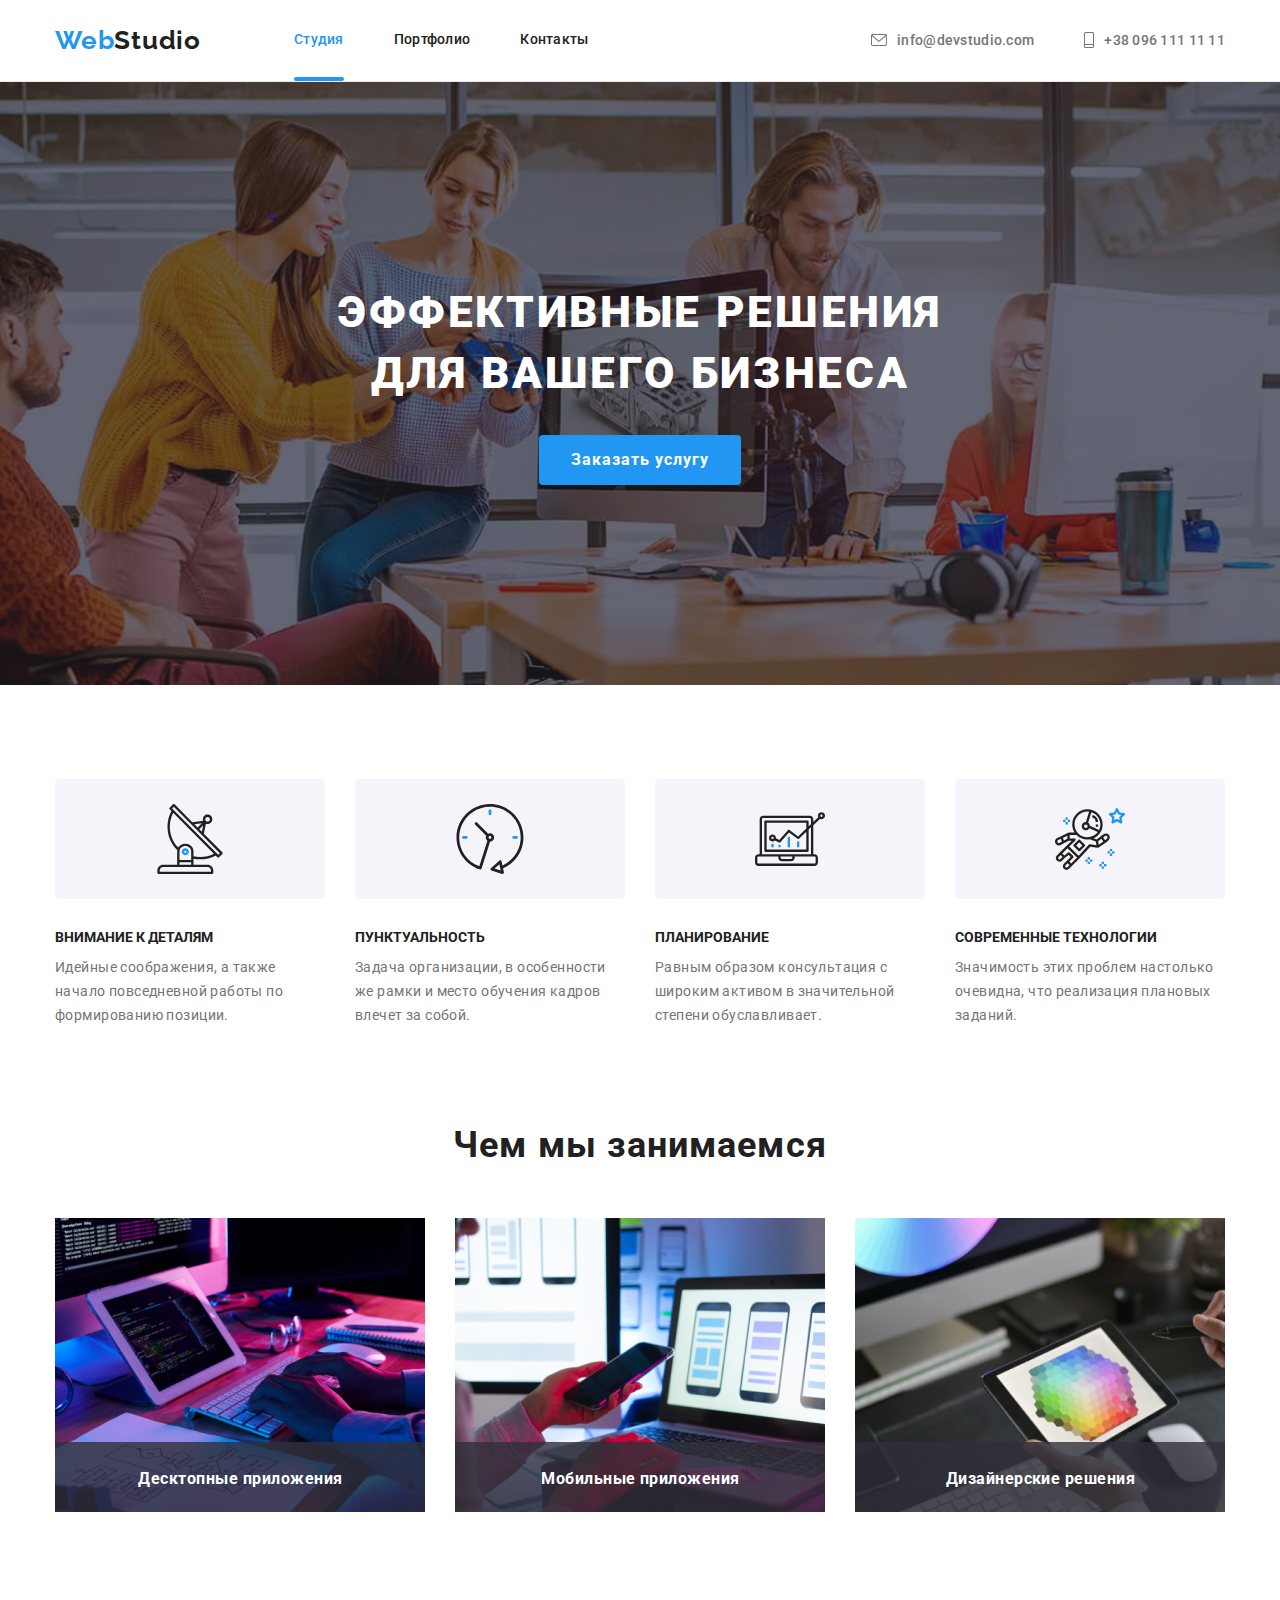
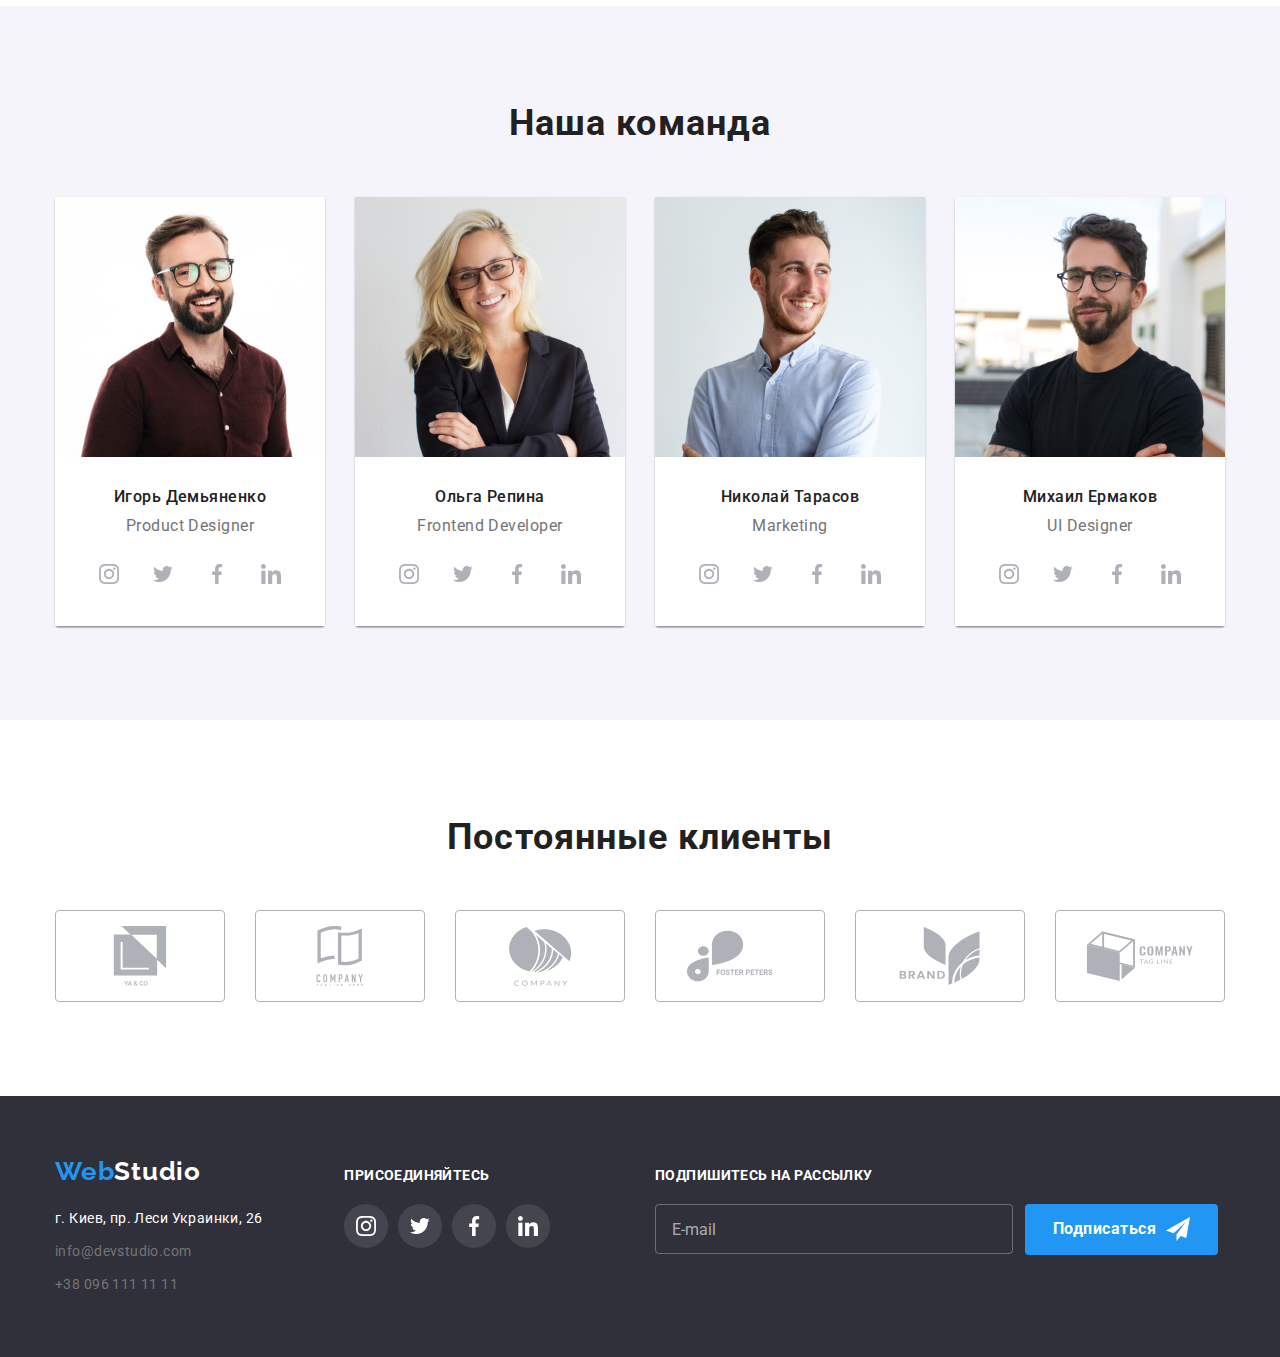
<file: index.html>
<!DOCTYPE html>
<html lang="ru">
<head>
    <meta charset="UTF-8">
    <meta name="viewport" content="width=device-width, initial-scale=1.0">
    <title>Главная страница сайта</title>
    <link rel="preconnect" href="https://fonts.googleapis.com">
    <link rel="preconnect" href="https://fonts.gstatic.com" crossorigin>
    <link href="https://fonts.googleapis.com/css2?family=Raleway:wght@700&family=Roboto:wght@400;500;700;900&display=swap"
        rel="stylesheet">
    <link rel="stylesheet" href="https://cdnjs.cloudflare.com/ajax/libs/modern-normalize/1.1.0/modern-normalize.min.css">
    <link rel="stylesheet" href="./css/main.min.css">
    
</head>
<body class="body">
    <!--Шапка сайта-->
    <header class="page-header">
        <div class="container header-container">
            <nav class="nav">
               <a href="index.html" class="logo textdecor" lang="en"><span class="web">Web</span>Studio</a>
               <ul class="header-list list">
                <li class="header-nav-link"><a href="index.html" class="sitenav-link textdecor current">Студия</a></li>
                <li class="header-nav-link"><a href="portfolio.html" class="sitenav-link textdecor">Портфолио</a></li>
                <li class="header-nav-link"><a href=" " class="sitenav-link textdecor">Контакты</a></li>
               </ul>
            </nav>
            <ul class="header-contacts list">
                <li class="header-contact-link">
                    <a href="mailto:info@devstudio.com" class="header-link textdecor"><svg class="header-link-icon" width="16" height="12"><use href="./images/icons.svg#icon-envelope"></use></svg>info@devstudio.com</a>
                </li>
                <li class="header-contact-link">
                    <a href="tel:+380961111111" class="header-link textdecor"><svg class="header-link-icon" width="10" height="16"><use href="./images/icons.svg#icon-tel"></use></svg>+38 096 111 11 11</a>
                </li>
            </ul>
        </div>     
    </header>
    <main>
        <!--Герой-->
        <section class="hero">
            <div class="container">
                <h1 class="hero-title">
                    Эффективные решения <br> для вашего бизнеса
                </h1>
                <button class="button-title" data-modal-open>Заказать услугу</button>
            </div>
        </section>
    <!--Преимущества-->
        <section class="benefits section">
            <div class="container benefits-container">
                <h2 hidden>Наши преимущества</h2>
                <ul class="list benefits-list">
                    <li class="item">
                        <div class="benefits-item">
                            <svg class="benefits-icon" width="70" height="70">
                                <use href="./images/icons.svg#icon-antenna"></use>
                            </svg>
                        </div>
                        <h3 class="text-title">Внимание к деталям</h3>
                        <p class="text">
                            Идейные соображения, а также начало повседневной работы по формированию позиции.
                        </p>
                    </li>
                    <li class="item">
                        <div class="benefits-item">
                            <svg class="benefits-icon" width="70" height="70">
                                <use href="./images/icons.svg#icon-clock"></use>
                            </svg>
                        </div>
                        <h3 class="text-title">Пунктуальность</h3>
                        <p class="text">
                            Задача организации, в особенности же рамки и место обучения кадров влечет за собой.
                        </p>
                    </li>
                    <li class="item">
                        <div class="benefits-item">
                            <svg class="benefits-icon" width="70" height="70">
                                <use href="./images/icons.svg#icon-diagram-1"></use>
                            </svg>
                        </div>
                        <h3 class="text-title">Планирование</h3>
                        <p class="text">
                            Равным образом консультация с широким активом в значительной степени обуславливает.
                        </p>
                    </li>
                    <li class="item">
                        <div class="benefits-item">
                            <svg class="benefits-icon" width="70" height="70">
                                <use href="./images/icons.svg#icon-astronaut"></use>
                            </svg>
                        </div>
                        <h3 class="text-title">Современные технологии</h3>
                        <p class="text">
                            Значимость этих проблем настолько очевидна, что реализация плановых заданий.
                        </p>
                    </li>
                </ul>
            </div>
        </section>
        <!--Чем мы занимаемся-->
        <section class="work work-container section">
            <div class="container">
                <h2 class="work__title">
                    Чем мы занимаемся
                </h2>
                <ul class="work__list list">
                    <li class="work__item">
                        <div class="work__box">
                            <img src="./images/img.jpg" alt="план перенеса данных на компьютер" width="370" class="img">
                            <p class="work__text">Десктопные приложения</p>
                        </div>
                    </li>
                    <li class="work__item">
                        <div class="work__box">
                            <img src="./images/img-2.jpg" alt="смартфон и ноутбук" width="370" class="img">
                            <p class="work__text">Мобильные приложения</p>
                        </div>
                    </li>
                    <li class="work__item">
                        <div class="work__box">
                            <img src="./images/img-3.jpg" alt="планшет" width="370" class="img">
                            <p class="work__text">Дизайнерские решения</p>
                        </div>
                    </li>
                </ul>
            </div>
        </section>
        <!--Команда-->
        <section class="work-comand section">
            <div class="container comand-container">
                <h2 class="work-title">
                    Наша команда
                </h2>
                    <ul class="list team">
                        <li class="team-card">
                            <img src="./images/img-4.jpg" alt="член команды 3" width="270" class="img">
                            <div class="card-text">
                                <h3 class="comand">Игорь Демьяненко</h3>
                                <p class="comand-list" lang="en">Product Designer</p>
                                <ul class="team-soc-list list">
                                    <li class="team-soc-item">
                                        <a href=" " class="team-soc-link link">
                                            <svg class="team-soc-icon" width="20" height="20">
                                                <use href="./images/icons.svg#icon-instagram"></use>
                                            </svg>
                                        </a>
                                    </li>
                                    <li class="team-soc-item">
                                        <a href=" " class="team-soc-link link">
                                            <svg class="team-soc-icon" width="20" height="20">
                                                <use href="./images/icons.svg#icon-twitter"></use>
                                            </svg>
                                        </a>
                                    </li>
                                    <li class="team-soc-item"><a href=" " class="team-soc-link link">
                                            <svg class="team-soc-icon" width="20" height="20">
                                                <use href="./images/icons.svg#icon-facebook"></use>
                                            </svg>
                                        </a>
                                    </li>
                                    <li class="team-soc-item"><a href=" " class="team-soc-link link">
                                            <svg class="team-soc-icon" width="20" height="20">
                                                <use href="./images/icons.svg#icon-linkedin"></use>
                                            </svg>
                                        </a>
                                    </li>
                                </ul>
                            </div>
                        </li>
                        <li class="team-card">
                            <img src="./images/img-5.jpg" alt="член команды 2" width="270" class="img">
                            <div class="card-text">
                                <h3 class="comand">Ольга Репина</h3>
                                <p class="comand-list" lang="en">Frontend Developer</p>
                                <ul class="team-soc-list list">
                                    <li class="team-soc-item">
                                        <a href=" " class="team-soc-link link">
                                            <svg class="team-soc-icon" width="20" height="20">
                                                <use href="./images/icons.svg#icon-instagram"></use>
                                            </svg>
                                        </a>
                                    </li>
                                    <li class="team-soc-item">
                                        <a href=" " class="team-soc-link link">
                                            <svg class="team-soc-icon" width="20" height="20">
                                                <use href="./images/icons.svg#icon-twitter"></use>
                                            </svg>
                                        </a>
                                    </li>
                                    <li class="team-soc-item"><a href=" " class="team-soc-link link">
                                            <svg class="team-soc-icon" width="20" height="20">
                                                <use href="./images/icons.svg#icon-facebook"></use>
                                            </svg>
                                        </a>
                                    </li>
                                    <li class="team-soc-item"><a href=" " class="team-soc-link link">
                                            <svg class="team-soc-icon" width="20" height="20">
                                                <use href="./images/icons.svg#icon-linkedin"></use>
                                            </svg>
                                        </a>
                                    </li>
                                </ul>
                            </div>
                        </li>
                        <li class="team-card">
                            <img src="./images/img-6.jpg" alt="член команды 3" width="270" class="img">
                            <div class="card-text">
                                <h3 class="comand">Николай Тарасов</h3>
                                <p class="comand-list" lang="en">Marketing</p>
                                <ul class="team-soc-list list">
                                    <li class="team-soc-item">
                                        <a href=" " class="team-soc-link link">
                                            <svg class="team-soc-icon" width="20" height="20">
                                                <use href="./images/icons.svg#icon-instagram"></use>
                                            </svg>
                                        </a>
                                    </li>
                                    <li class="team-soc-item">
                                        <a href=" " class="team-soc-link link">
                                            <svg class="team-soc-icon" width="20" height="20">
                                                <use href="./images/icons.svg#icon-twitter"></use>
                                            </svg>
                                        </a>
                                    </li>
                                    <li class="team-soc-item"><a href=" " class="team-soc-link link">
                                            <svg class="team-soc-icon" width="20" height="20">
                                                <use href="./images/icons.svg#icon-facebook"></use>
                                            </svg>
                                        </a>
                                    </li>
                                    <li class="team-soc-item"><a href=" " class="team-soc-link link">
                                            <svg class="team-soc-icon" width="20" height="20">
                                                <use href="./images/icons.svg#icon-linkedin"></use>
                                            </svg>
                                        </a>
                                    </li>
                                </ul>
                            </div>
                        </li>
                        <li class="team-card">
                            <img src="./images/img-7.jpg" alt="член команды 4" width="270" class="img">
                            <div class="card-text">
                                <h3 class="comand">Михаил Ермаков</h3>
                                <p class="comand-list" lang="en">UI Designer</p>
                                <ul class="team-soc-list list">
                                    <li class="team-soc-item">
                                        <a href=" " class="team-soc-link link">
                                            <svg class="team-soc-icon" width="20" height="20">
                                                <use href="./images/icons.svg#icon-instagram"></use>
                                            </svg>
                                        </a>
                                    </li>
                                    <li class="team-soc-item">
                                        <a href=" " class="team-soc-link link">
                                            <svg class="team-soc-icon" width="20" height="20">
                                                <use href="./images/icons.svg#icon-twitter"></use>
                                            </svg>
                                        </a>
                                    </li>
                                    <li class="team-soc-item"><a href=" " class="team-soc-link link">
                                            <svg class="team-soc-icon" width="20" height="20">
                                                <use href="./images/icons.svg#icon-facebook"></use>
                                            </svg>
                                        </a>
                                    </li>
                                    <li class="team-soc-item"><a href=" " class="team-soc-link link">
                                            <svg class="team-soc-icon" width="20" height="20">
                                                <use href="./images/icons.svg#icon-linkedin"></use>
                                            </svg>
                                        </a>
                                    </li>
                                </ul>
                            </div>
                        </li>
                    </ul>
            </div>
        </section>
        <!--Постоянные клиенты-->
        <section class="clients section">
            <div class="container">
                <h2 class="clients__title">
                    Постоянные клиенты
                </h2>
                <ul class="clients__list list">
                    <li class="clients__item">
                        <svg class="clients__icon" width="106" height="60">
                            <use href="./images/icons.svg#icon-client1"></use>
                        </svg>
                    </li>
                    <li class="clients__item">
                        <svg class="clients__icon" width="106" height="60">
                            <use href="./images/icons.svg#icon-client2"></use>
                        </svg>
                    </li>
                    <li class="clients__item">
                        <svg class="clients__icon" width="106" height="60">
                            <use href="./images/icons.svg#icon-client3"></use>
                        </svg>
                    </li>
                    <li class="clients__item">
                        <svg class="clients__icon" width="106" height="60">
                            <use href="./images/icons.svg#icon-client4"></use>
                        </svg>
                    </li>
                    <li class="clients__item">
                        <svg class="clients__icon" width="106" height="60">
                            <use href="./images/icons.svg#icon-client5"></use>
                        </svg>
                    </li>
                    <li class="clients__item">
                        <svg class="clients__icon" width="106" height="60">
                            <use href="./images/icons.svg#icon-client6"></use>
                        </svg>
                    </li>
                </ul>
            </div>
        </section>
    </main>
    <!--Подвал-->
    <footer class="footer">
        <div class="container footer-container">
            <div class="footer-box">
                <a href="index.html" class="logo-footer textdecor" lang="en"><span class="web">Web</span>Studio</a>
                <address class="footer-address">
                    <p class="address">г. Киев, пр. Леси Украинки, 26</p>
                    <ul class="list">
                        <li class="footer-link">
                            <a href="mailto:info@devstudio.com" class="contacts-footer textdecor">info@devstudio.com</a>
                        </li>
                        <li>
                            <a href="tel:+380961111111" class="contacts-footer textdecor">+38 096 111 11 11</a>
                        </li>
                    </ul>
                </address>
            </div>
                 <div class="footer-soc">
                    <h2 class="title-footer">
                        ПРИСОЕДИНЯЙТЕСЬ
                    </h2>
                    <ul class="footer-soc-list list">
                        <li class="footer-link-item">
                            <a href=" " class="footer-soc-link link">
                                <svg class="footer-link-icon" width="20" height="20">
                                    <use href="./images/icons.svg#icon-instagram"></use>
                                </svg>
                            </a>
                        </li>
                        <li class="footer-link-item">
                            <a href=" " class="footer-soc-link link">
                                <svg class="footer-link-icon" width="20" height="20">
                                    <use href="./images/icons.svg#icon-twitter"></use>
                                </svg>
                            </a>
                        </li>
                        <li class="footer-link-item">
                            <a href=" " class="footer-soc-link link">
                                <svg class="footer-link-icon" width="20" height="20">
                                    <use href="./images/icons.svg#icon-facebook"></use>
                                </svg>
                            </a>
                        </li>
                        <li class="footer-link-item">
                            <a href=" " class="footer-soc-link link">
                                <svg class="footer-link-icon" width="20" height="20">
                                    <use href="./images/icons.svg#icon-linkedin"></use>
                                </svg>
                            </a>
                        </li>
                    </ul>
                </div>
                <div class="footer-form">
                    <p class="footer-form-title">ПОДПИШИТЕСЬ НА РАССЫЛКУ</p>
                    <form class="footer-modal-form">
                        <input type="email" name="email" placeholder="E-mail" class="footer-modal-input" />
                            <button type="submit" class="submit-btn">
                                Подписаться
                                <svg class="modal-icon-btn" width="24" height="24">
                                    <use href="./images/icons.svg#icon-send"></use>
                                </svg>
                            </button>
                    </form>
                </div>
        </div>
    </footer>
    <div class="backdrop is-hidden" data-modal>
        <div class="modal">
            <button type="button" class="btn-close" data-modal-close>
                <svg class="close-modal" width="18" height="18">
                    <use href="./images/icons.svg#icon-close-modal"></use>
                </svg>
            </button>
            <p class="modal-title">Оставьте свои данные, мы вам перезвоним</p>
            <form class="modal-form">
                <label class="modal-label" for="name">Имя</label>
                   <div class="modal-item">
                            <input type="text" name="user-name" class="modal-input" id="name" placeholder=" " required autofocus />
                            <svg class="modal-icon" width="18" height="18">
                                <use href="./images/icons.svg#icon-person-modal"></use>
                            </svg>
                        </div>
                <label class="modal-label" for="tel">Телефон</label>
                    <div class="modal-item">
                        <input type="tel" name="user-tel" class="modal-input" id="tel" placeholder=" " minlength="10" required />
                        <svg class="modal-icon" width="18" height="18">
                            <use href="./images/icons.svg#icon-phone-modal"></use>
                        </svg>
                    </div>
                <label class="modal-label" for="mail">Почта</label>
                <div class="modal-item">
                    <input type="email" name="user-mail" class="modal-input" id="mail" placeholder=" " required />
                    <svg class="modal-icon" width="18" height="18">
                        <use href="./images/icons.svg#icon-email-modal"></use>
                    </svg>
                </div>
                <label class="modal-label" for="textarea">
                    Комментарий
                    <textarea name="textarea" id="textarea" class="textarea" placeholder="Введите текст"></textarea>
                </label>
                <div class="modal-check">
                    <input type="checkbox" name="privacy" id="privacy" class="input-check is-hidden" />
                    <label for="privacy" class="check-text">
                        <span>
                            <svg class="check-icon" width="11" height="8">
                                <use href="./images/icons.svg#icon-vector"></use>
                            </svg>
                        </span>
                        Соглашаюсь с рассылкой и принимаю <a href="#">Условия договора</a>
                   </label>
                </div>
                <button type="submit" class="btn">Отправить</button>
            </form>
        </div>
    </div>
    <script src="./js/modal.js"></script>
</body>
</html>
</file>
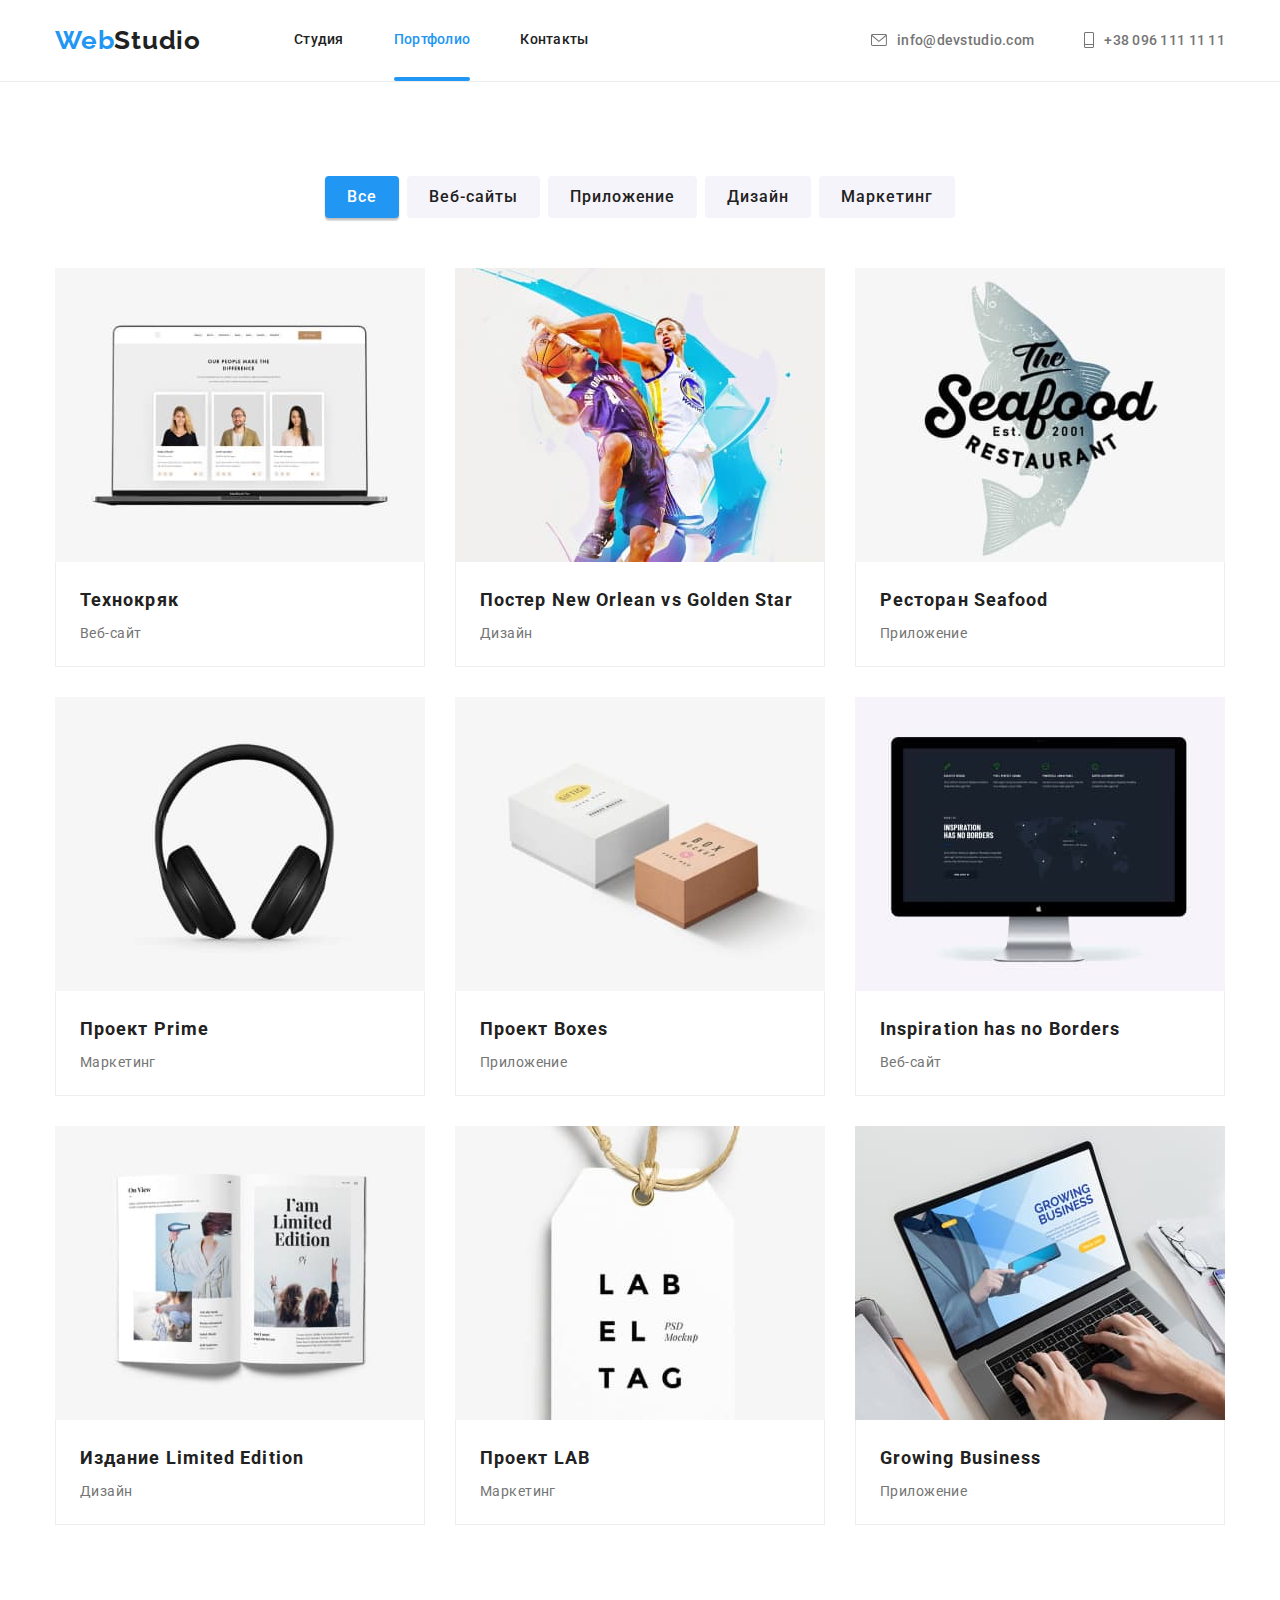
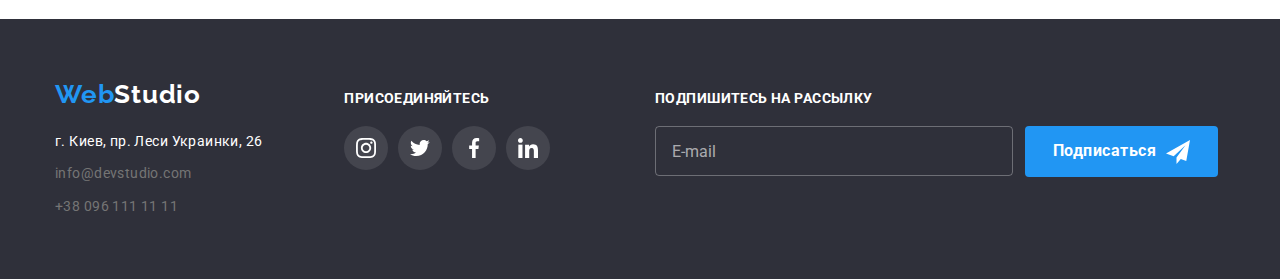
<file: portfolio.html>
<!DOCTYPE html>
<html lang="ru">
<head>
    <meta charset="UTF-8">
    <meta http-equiv="X-UA-Compatible" content="IE=edge">
    <meta name="viewport" content="width=device-width, initial-scale=1.0">
    <title>Портфолио</title>
    <link rel="preconnect" href="https://fonts.googleapis.com">
    <link rel="preconnect" href="https://fonts.gstatic.com" crossorigin>
    <link href="https://fonts.googleapis.com/css2?family=Raleway:wght@700&family=Roboto:wght@400;500;700;900&display=swap"
        rel="stylesheet">
    <link rel="stylesheet" href="https://cdnjs.cloudflare.com/ajax/libs/modern-normalize/1.1.0/modern-normalize.min.css">
    <link rel="stylesheet" href="./css/main.min.css">
    
</head>
<body class="body">
    <!--Шапка сайта-->
    <header class="page-header">
        <div class="container header-container">
            <nav class="nav">
                <a href="index.html" class="logo textdecor" lang="en"><span class="web">Web</span>Studio</a>
                <ul class="header-list list">
                    <li class="header-nav-link"><a href="index.html" class="sitenav-link textdecor">Студия</a></li>
                    <li class="header-nav-link"><a href="portfolio.html" class="sitenav-link textdecor current">Портфолио</a></li>
                    <li class="header-nav-link"><a href=" " class="sitenav-link textdecor">Контакты</a></li>
                </ul>
            </nav>
            <ul class="header-contacts list">
                <li class="header-contact-link">
                    <a href="mailto:info@devstudio.com" class="header-link textdecor"><svg class="header-link-icon"
                            width="16" height="12">
                            <use href="./images/icons.svg#icon-envelope"></use>
                        </svg>info@devstudio.com</a>
                </li>
                <li class="header-contact-link">
                    <a href="tel:+380961111111" class="header-link textdecor"><svg class="header-link-icon" width="10"
                            height="16">
                            <use href="./images/icons.svg#icon-tel"></use>
                        </svg>+38 096 111 11 11</a>
                </li>
            </ul>
        </div>
    </header>
    <main>
        <!--Портфолио-->
        <section class="section">
            <div class="container">
                <h1 hidden>Портфолио</h1>
                <ul class="list button-container">
                    <li class="filter"><button type="button" class="button-title2 active-btn">Все</button></li>
                    <li class="filter"><button type="button" class="button-title2">Веб-сайты</button></li>
                    <li class="filter"><button type="button" class="button-title2">Приложение</button></li>
                    <li class="filter"><button type="button" class="button-title2">Дизайн</button></li>
                    <li class="filter"><button type="button" class="button-title2">Маркетинг</button></li>
                </ul>
                <h2 hidden>Наши проекты</h2>
                <ul class="list portfolio-list">
                    <li class="portfolio-item">
                        <div class="blue-card">
                            <img src="./images/img1portfolio.jpg" alt="Ноутбук" width="370" class="img">
                            <p class="blue-card-text">Ресурс предлагает комплексные предложения с разным уровнем функционала и сервисов. Все это позволит посетителю получить
                            исчерпывающие сведения по компании или частном лице.</p>
                        </div>
                        <div class="filter-text">
                            <h3 class="projects-title">Технокряк</h3>
                            <p class="text">Веб-сайт</p>
                        </div>
                    </li>
                    <li class="portfolio-item">
                        <div class="blue-card">
                            <img src="./images/img2portfolio.jpg" alt="Баскетболисты" width="370" class="img">
                            <p class="blue-card-text">Ресурс предлагает комплексные предложения с разным уровнем функционала и сервисов. Все это
                                позволит посетителю получить
                                исчерпывающие сведения по компании или частном лице.</p>
                        </div>
                        <div class="filter-text">
                            <h3 class="projects-title">Постер New Orlean vs Golden Star</h3>
                            <p class="text">Дизайн</p>
                        </div>
                    </li>
                    <li class="portfolio-item">
                        <div class="blue-card">
                            <img src="./images/img3portfolio.jpg" alt="Лого ресторана" width="370" class="img">
                            <p class="blue-card-text">Ресурс предлагает комплексные предложения с разным уровнем функционала и сервисов. Все это
                                позволит посетителю получить
                                исчерпывающие сведения по компании или частном лице.</p>
                        </div>
                        <div class="filter-text">
                            <h3 class="projects-title">Ресторан Seafood</h3>
                            <p class="text">Приложение</p>
                        </div>
                    </li>
                    <li class="portfolio-item">
                        <div class="blue-card">
                            <img src="./images/img4portfolio.jpg" alt="Наушники" width="370" class="img">
                            <p class="blue-card-text">Ресурс предлагает комплексные предложения с разным уровнем функционала и сервисов. Все это
                                позволит посетителю получить
                                исчерпывающие сведения по компании или частном лице.</p>
                        </div>
                        <div class="filter-text">
                            <h3 class="projects-title">Проект Prime</h3>
                            <p class="text">Маркетинг</p>
                        </div>
                    </li>
                    <li class="portfolio-item">
                        <div class="blue-card">
                            <img src="./images/img5portfolio.jpg" alt="Коробочки" width="370" class="img">
                            <p class="blue-card-text">Ресурс предлагает комплексные предложения с разным уровнем функционала и сервисов. Все это
                                позволит посетителю получить
                                исчерпывающие сведения по компании или частном лице.</p>
                        </div>
                        <div class="filter-text">
                            <h3 class="projects-title">Проект Boxes</h3>
                            <p class="text">Приложение</p>
                        </div>
                    </li>
                    <li class="portfolio-item">
                        <div class="blue-card">
                            <img src="./images/img6portfolio.jpg" alt="MacBook" width="370" class="img">
                            <p class="blue-card-text">Ресурс предлагает комплексные предложения с разным уровнем функционала и сервисов. Все это
                                позволит посетителю получить
                                исчерпывающие сведения по компании или частном лице.</p>
                        </div>
                        <div class="filter-text">
                            <h3 class="projects-title" lang="en">Inspiration has no Borders</h3>
                            <p class="text">Веб-сайт</p>
                        </div>
                    </li>
                    <li class="portfolio-item">
                        <div class="blue-card">
                            <img src="./images/img7portfolio.jpg" alt="Журнал" width="370" class="img">
                            <p class="blue-card-text">Ресурс предлагает комплексные предложения с разным уровнем функционала и сервисов. Все это
                                позволит посетителю получить
                                исчерпывающие сведения по компании или частном лице.</p>
                        </div>
                        <div class="filter-text">
                            <h3 class="projects-title">Издание Limited Edition</h3>
                            <p class="text">Дизайн</p>
                        </div>
                    </li>
                    <li class="portfolio-item">
                        <div class="blue-card">
                            <img src="./images/img8portfolio.jpg" alt="Лейбл" width="370" class="img">
                            <p class="blue-card-text">Ресурс предлагает комплексные предложения с разным уровнем функционала и сервисов. Все это
                                позволит посетителю получить
                                исчерпывающие сведения по компании или частном лице.</p>
                        </div>
                        <div class="filter-text">
                            <h3 class="projects-title">Проект LAB</h3>
                            <p class="text">Маркетинг</p>
                        </div>
                    </li>
                    <li class="portfolio-item">
                        <div class="blue-card">
                            <img src="./images/img9portfolio.jpg" alt="Работающий Ноутбук" width="370" class="img">
                            <p class="blue-card-text">Ресурс предлагает комплексные предложения с разным уровнем функционала и сервисов. Все это
                                позволит посетителю получить
                                исчерпывающие сведения по компании или частном лице.</p>
                        </div>
                        <div class="filter-text">
                            <h3 class="projects-title" lang="en">Growing Business</h3>
                            <p class="text">Приложение</p>
                        </div>
                    </li>
                </ul>
            </div>
        </section>
    </main>
    <!--Подвал-->
    <footer class="footer">
        <div class="container footer-container">
            <div class="footer-box">
                <a href="index.html" class="logo-footer textdecor" lang="en"><span class="web">Web</span>Studio</a>
                <address class="footer-address">
                    <p class="address">г. Киев, пр. Леси Украинки, 26</p>
                    <ul class="list">
                        <li class="footer-link">
                            <a href="mailto:info@devstudio.com" class="contacts-footer textdecor">info@devstudio.com</a>
                        </li>
                        <li>
                            <a href="tel:+380961111111" class="contacts-footer textdecor">+38 096 111 11 11</a>
                        </li>
                    </ul>
                </address>
            </div>
            <div class="footer-soc">
                <h2 class="title-footer">
                    ПРИСОЕДИНЯЙТЕСЬ
                </h2>
                <ul class="footer-soc-list list">
                    <li class="footer-link-item">
                        <a href=" " class="footer-soc-link link">
                            <svg class="footer-link-icon" width="20" height="20">
                                <use href="./images/icons.svg#icon-instagram"></use>
                            </svg>
                        </a>
                    </li>
                    <li class="footer-link-item">
                        <a href=" " class="footer-soc-link link">
                            <svg class="footer-link-icon" width="20" height="20">
                                <use href="./images/icons.svg#icon-twitter"></use>
                            </svg>
                        </a>
                    </li>
                    <li class="footer-link-item">
                        <a href=" " class="footer-soc-link link">
                            <svg class="footer-link-icon" width="20" height="20">
                                <use href="./images/icons.svg#icon-facebook"></use>
                            </svg>
                        </a>
                    </li>
                    <li class="footer-link-item">
                        <a href=" " class="footer-soc-link link">
                            <svg class="footer-link-icon" width="20" height="20">
                                <use href="./images/icons.svg#icon-linkedin"></use>
                            </svg>
                        </a>
                    </li>
                </ul>
            </div>
            <div class="footer-form">
                <p class="footer-form-title">ПОДПИШИТЕСЬ НА РАССЫЛКУ</p>
                <form class="footer-modal-form">
                    <input type="email" name="email" placeholder="E-mail" class="footer-modal-input" />
                    <button type="submit" class="submit-btn">
                        Подписаться
                        <svg class="modal-icon-btn" width="24" height="24">
                            <use href="./images/icons.svg#icon-send"></use>
                        </svg>
                    </button>
                </form>
            </div>
        </div>
    </footer>
    <script src="./js/modal.js"></script>
</body>
</html>
</file>
<file: css/main.min.css>
:root{--primart-text-color: #212121;--background-color: #ffffff;--accent-color: #2196f3;--text-color: #757575}.is-hidden{opacity:0;visibility:hidden;pointer-events:none}.current::after{content:"";position:absolute;display:block;left:0;bottom:-1px;width:100%;height:4px;background-color:#2196f3;border-radius:2px}h1,h2,h3,h4,h5,h6,p{margin:0px}.p :last-child{margin:0px}.container{width:1200px;margin:0 auto;padding:0 15px}.textdecor{text-decoration:none}.section{padding-top:94px;padding-bottom:94px}.img{display:block}.body{background-color:var(--background-color);font-family:"Roboto",sans-serif}.list{margin:0;padding:0;list-style:none}.page-header{border-bottom:1px solid #ececec}.page-header.current{border-bottom:0px}.header-list{display:flex;align-items:center;margin-left:0px}.header-container{display:flex;align-items:center}.header-contacts{display:flex;align-items:center;margin-left:auto}.header-link-icon{display:inline-block;margin-right:10px;fill:currentColor}.header-contact-link{display:flex;margin-right:50px;margin-left:auto}.header-contact-link:last-child{margin-right:0px}.nav{display:flex;align-items:center}.header-nav-link{display:block;position:relative;margin-right:50px}.header-nav-link:last-child{margin-right:0px}.logo{margin-right:93px;font-family:"Raleway",sans-serif;font-style:normal;font-weight:700;font-size:26px;line-height:1.19;letter-spacing:.03em;color:#212121}.web{font-family:"Raleway",sans-serif;font-style:normal;font-weight:700;font-size:26px;line-height:1.19;letter-spacing:.03em;color:#2196f3}.header-link{display:flex;padding-top:32px;padding-bottom:32px;align-items:center;color:#757575;font-size:14px;font-weight:500;line-height:1.2;letter-spacing:.02em;transition-property:color;transition-duration:250ms;transition-timing-function:cubic-bezier(0.4, 0, 0.2, 1)}.header-link:hover,.header-link:focus{color:#2196f3}.sitenav-link{display:block;padding-top:32px;padding-bottom:32px;font-family:inherit;font-size:14px;font-weight:500;line-height:1.14;letter-spacing:.02em;text-align:left;color:#212121;transition-property:color;transition-duration:250ms;transition-timing-function:cubic-bezier(0.4, 0, 0.2, 1)}.sitenav-link:focus,.sitenav-link:hover{color:#2196f3}.sitenav-link.current{color:#2196f3}.hero-title{margin-left:auto;margin-right:auto;margin-bottom:30px;margin-top:0px;font-family:inherit;font-size:44px;font-weight:900;line-height:1.4;letter-spacing:.06em;text-align:center;text-transform:uppercase;color:#fff}.button-title{display:block;margin:0 auto;padding:10px 32px;border:none;border-radius:4px;color:#fff;background-color:#2196f3;font-family:inherit;font-size:16px;font-weight:700;line-height:1.9;letter-spacing:.06em;cursor:pointer;transition-property:background-color;transition-duration:250ms;transition-timing-function:cubic-bezier(0.4, 0, 0.2, 1)}.button-title:hover{background-color:#188ce8}.text-title{margin-bottom:10px;align-content:center;font-family:inherit;font-style:Bold;font-size:14px;line-height:1.2;letter-spacing:3%;color:#212121;text-transform:uppercase}.work__title{margin-top:0px;margin-bottom:50px;align-content:center;color:#212121;font-family:inherit;font-size:36px;font-weight:700;line-height:1.3;letter-spacing:.03em}.work-title{margin-bottom:50px;margin-top:0px;align-items:center;color:#212121;font-family:inherit;font-size:36px;font-weight:700;line-height:1.3;letter-spacing:.03em;text-align:center}.clients__title{margin-bottom:50px;margin-top:0px;align-items:center;color:#212121;font-family:inherit;font-size:36px;font-weight:700;line-height:1.3;letter-spacing:.03em;text-align:center}.team-soc-list{display:flex;justify-content:center;margin-bottom:0px}.team-soc-item{display:flex;width:44px;height:44px;margin-left:10px}.team-soc-item:first-child{margin-left:0px}.team-soc-link{display:flex;align-items:center;justify-content:center;width:100%;height:100%;border-radius:50%;background-color:#fff;transition-property:background-color;transition-duration:250ms;transition-timing-function:cubic-bezier(0.4, 0, 0.2, 1)}.team-soc-link:hover,.team-soc-link:focus{background-color:#2196f3}.team-soc-link:hover .team-soc-icon,.team-soc-link:focus .team-soc-icon{fill:#fff}.team-soc-icon{display:flex;align-items:center;justify-content:center;fill:#afb1b8;transition-property:color;transition-duration:250ms;transition-timing-function:cubic-bezier(0.4, 0, 0.2, 1)}.footer{padding-top:60px;padding-bottom:60px;background-color:#2f303a}.footer-container{display:flex;align-items:baseline;justify-content:space-between}.footer-box{margin-right:70px}.logo-footer{margin-top:60px;font-family:"Raleway",sans-serif;font-style:normal;font-weight:700;font-size:26px;line-height:1.19;letter-spacing:.03em;color:#fff;transition-property:color;transition-duration:250ms;transition-timing-function:cubic-bezier(0.4, 0, 0.2, 1)}.logo-footer:focus{margin-top:60px;margin-bottom:20px;color:#2196f3}.address{margin-top:20px;margin-bottom:9px;font-style:normal;font-size:14px;font-weight:400;line-height:1.7;letter-spacing:.03em;color:#fff}.contacts-footer{display:inline-block;font-style:normal;font-size:14px;font-weight:400;line-height:1.7;letter-spacing:.03em;color:#757575;transition-property:color;transition-duration:250ms;transition-timing-function:cubic-bezier(0.4, 0, 0.2, 1)}.contacts-footer:focus,.contacts-footer:hover{color:#2196f3}.title-footer{margin-top:0px;margin-bottom:20px;color:#fff;font-family:inherit;font-size:14px;font-weight:700;line-height:1.2;letter-spacing:.03em}.footer-link{margin-bottom:9px}.footer-link:last-child{margin-bottom:0px}.footer-soc{display:block;margin:0px}.footer-soc-list{display:flex;margin-bottom:0px;color:#fff}.footer-link-item{display:flex;margin-right:10px;width:44px;height:44px;fill:currentColor}.footer-link-item:last-child{margin-right:0px}.footer-soc-link{display:flex;align-items:center;justify-content:center;width:100%;height:100%;border-radius:50%;background-color:rgba(255,255,255,.1);transition-property:background-color;transition-duration:250ms;transition-timing-function:cubic-bezier(0.4, 0, 0.2, 1)}.footer-soc-link:hover,.footer-soc-link:focus{background-color:#2196f3}.footer-link-icon{fill:#fff}.projects-title{margin-bottom:4px;color:#212121;font-family:inherit;font-size:18px;font-weight:700;line-height:2;letter-spacing:.06em}.button-container{display:flex;align-items:center;justify-content:center;margin-bottom:50px}.button-title2{display:inline-block;padding:6px 22px;border:none;border-radius:4px;align-items:center;text-align:center;color:#212121;background-color:#f5f4fa;font-family:inherit;font-size:16px;font-weight:500;line-height:1.9;letter-spacing:.06em;cursor:pointer;transition-property:background-color,box-shadow,color;transition-duration:250ms;transition-timing-function:cubic-bezier(0.4, 0, 0.2, 1)}.button-title2:hover,.button-title2:focus{color:#fff;background-color:#2196f3;box-shadow:0px 3px 1px rgba(0,0,0,.1),0px 1px 2px rgba(0,0,0,.08),0px 2px 2px rgba(0,0,0,.12)}.filter:not(:last-child){margin-right:8px}.filter:not(:last-child):last-child{margin-right:0px}.filter-text{padding:20px 24px;border:1px solid #eee;border-top:0px}.backdrop{position:fixed;top:0;left:0;width:100%;height:100%;background-color:rgba(0,0,0,.2)}.modal{padding:40px;position:absolute;top:50%;left:50%;transform:translate(-50%, -50%);width:528px;background-color:#fff;box-shadow:0px 1px 3px rgba(0,0,0,.12);border-radius:4px}.modal-item{position:relative;margin-top:4px;margin-bottom:10px}.modal-icon{position:absolute;top:50%;left:12px;transform:translateY(-50%);transition-property:color;transition-duration:250ms;transition-timing-function:cubic-bezier(0.4, 0, 0.2, 1)}.active-btn{color:#fff;background-color:#2196f3;box-shadow:0px 3px 1px rgba(0,0,0,.1),0px 1px 2px rgba(0,0,0,.08),0px 2px 2px rgba(0,0,0,.12)}.modal-title{margin-bottom:12px;text-align:center;font-family:inherit;font-size:20px;font-weight:700;line-height:1.2;letter-spacing:.03em;color:#212121}.btn-close{position:absolute;width:30px;height:30px;right:8px;top:8px;display:flex;padding:0;align-items:center;justify-content:center;border-radius:50%;border:1px solid rgba(0,0,0,.1);background-color:#fff;cursor:pointer}.btn-close:hover{fill:#2196f3}.modal-input{padding-left:42px;border:1px Solid rgba(33,33,33,.2);border-radius:4px;width:100%;height:40px;font-family:inherit;color:#212121;background-color:rgba(0,0,0,0);outline:rgba(0,0,0,0);transition-property:border-color;transition-duration:250ms;transition-timing-function:cubic-bezier(0.4, 0, 0.2, 1)}.modal-input::placeholder{font-family:inherit;font-weight:400;font-size:12px;line-height:1.2;color:#757575}.modal-input:focus{border-color:#2196f3}.modal-input:focus+.modal-input{fill:#2196f3}.modal-label{font-size:12px;line-height:1.2;letter-spacing:.01em;color:#757575}.btn{display:block;margin:0 auto;padding:10px 56px;border:none;border-radius:4px;color:#fff;background-color:#2196f3;font-family:inherit;font-size:16px;font-weight:700;line-height:1.9;letter-spacing:.06em;cursor:pointer;box-shadow:0px 3px 1px rgba(0,0,0,.1),0px 1px 2px rgba(0,0,0,.08),0px 2px 2px rgba(0,0,0,.12);transition-property:background-color;transition-duration:250ms;transition-timing-function:cubic-bezier(0.4, 0, 0.2, 1)}.textarea{display:block;margin-top:4px;padding:12px 16px;width:100%;height:120px;border:1px Solid rgba(33,33,33,.2);border-radius:4px;resize:none;outline:rgba(0,0,0,0);transition-property:border-color;transition-duration:250ms;transition-timing-function:cubic-bezier(0.4, 0, 0.2, 1)}.textarea:focus{border-color:#2196f3}.textarea::placeholder{font-family:inherit;font-weight:400;font-size:12px;line-height:1.2;letter-spacing:.01em;color:rgba(117,117,117,.5)}.modal-check{display:flex;align-items:center;margin-top:0px;margin-bottom:30px;margin-top:20px}.check-text{display:flex;align-items:center;font-family:inherit;font-weight:400;font-size:14px;line-height:1.7;letter-spacing:.03em;color:#757575}.check-text a{color:#2196f3;margin-left:4px}.check-text span{display:flex;align-items:center;justify-content:center;width:16px;height:15px;margin-right:7px;border:1px solid #212121;border-radius:2px}.check-icon{fill:rgba(0,0,0,0)}.input-check:checked+.check-text span{background-color:#2196f3;border:none}.input-check:checked+.check-text .check-icon{fill:#fff}.footer-modal-form{display:flex;padding-bottom:0}.footer-form{display:block;width:570px;margin-left:93px}.footer-form-title{margin-top:0px;margin-bottom:20px;color:#fff;font-family:inherit;font-size:14px;font-weight:700;line-height:1.2;letter-spacing:.03em}.footer-modal-input{outline:rgba(0,0,0,0);background-color:rgba(0,0,0,0);margin-right:12px;padding-top:15px;padding-bottom:15px;padding-left:16px;width:358px;height:50px;font-family:inherit;margin-bottom:0px;color:#fff;border:1px solid rgba(255,255,255,.3);border-radius:4px}.footer-modal-input::placeholder{font-size:inherit;line-height:1.2;color:rgba(255,255,255,.6)}.submit-btn{display:inline-flex;align-items:center;padding:10px 28px;background-color:#2196f3;color:#fff;border:none;border-radius:4px;font-family:inherit;font-size:16px;font-weight:700;line-height:1.9;letter-spacing:.03em;cursor:pointer}.modal-icon-btn{fill:#fff;margin-left:10px}.hero{padding-top:200px;padding-bottom:200px;margin:0px auto;max-width:1600px;background-image:linear-gradient(rgba(47, 48, 58, 0.4), rgba(47, 48, 58, 0.4)),url(../images/hero-photo.jpg);background-repeat:no-repeat;background-position:center;background-size:cover;background-color:#2f303a}.benefits{padding-top:94px;padding-bottom:94px;margin:0px 0px}.benefits-list{display:flex;align-items:center}.item{margin-right:30px;flex-basis:270px}.item:last-child{margin-right:0px}.benefits-item{display:flex;margin-bottom:30px;height:120px;justify-content:center;align-items:center;background-color:#f5f4fa;border-radius:4px}.text{margin-bottom:0px;margin-top:0px;color:#757575;font-family:inherit;font-weight:400;font-size:14px;line-height:1.7;letter-spacing:.03em;text-align:left}.work{align-items:center;text-align:center}.work__list{display:flex}.work-container{padding-top:94px;padding-bottom:94px;margin:0px 0px;padding-top:0px}.work__item{display:block;margin-right:30px;margin-left:0px;max-width:100%;height:auto}.list .work__item:last-child{margin-right:0px}.work__box{position:relative}.work__text{position:absolute;bottom:0;width:370px;height:70px;padding-top:27px;padding-bottom:27px;padding-left:83px;padding-right:82px;font-family:inherit;font-weight:700;font-size:700;line-height:1.2;letter-spacing:.03em;text-align:center;color:#fff;background-color:rgba(47,48,58,.8)}.work-comand{padding-top:94px;padding-bottom:94px;background-color:#f5f4fa}.comand{margin-bottom:10px;color:#212121;font-family:inherit;font-size:16px;font-weight:500;line-height:1.2;letter-spacing:.03em}.comand-list{margin-bottom:16px;font-family:inherit;font-weight:400;font-size:400;line-height:1.2;letter-spacing:.03em;text-align:center;color:#757575}.team{display:flex;align-items:center;text-align:center}.card-text{padding-top:30px;padding-bottom:30px;background-color:#fff}.team-card{margin-left:0px;margin-right:30px;max-width:100%;height:auto;box-shadow:0px 1px 3px rgba(0,0,0,.12),0px 1px 1px rgba(0,0,0,.14),0px 2px 1px rgba(0,0,0,.2);border-radius:0px 0px 4px 4px}.list-item .img:last-child{margin-right:0px}.clients{padding-top:94px;padding-bottom:94px;align-items:center;text-align:center}.clients__list{display:flex;align-items:center}.clients__item{display:flex;margin-right:30px;justify-content:center;align-items:center;width:170px;height:92px;color:#afb1b8;border:1px solid #afb1b8;border-radius:4px;transition-property:color border-color;transition-duration:250ms;transition-timing-function:cubic-bezier(0.4, 0, 0.2, 1)}.clients__item:last-child{margin-right:0px}.clients__item:hover,.clients__item:focus{color:#2196f3;border-color:#2196f3}.clients__icon{fill:currentColor}.portfolio-list{display:flex;flex-wrap:wrap;margin:-15px}.portfolio-item{margin:15px;transition-property:box-shadow;transition-duration:250ms;transition-timing-function:cubic-bezier(0.4, 0, 0.2, 1)}.portfolio-item:hover{box-shadow:0px 1px 1px rgba(0,0,0,.12),0px 4px 4px rgba(0,0,0,.06),1px 4px 6px rgba(0,0,0,.16)}.portfolio-item:hover .blue-card-text{transform:translateY(0)}.blue-card{position:relative;overflow:hidden}.blue-card-text{position:absolute;top:0;padding:63px 24px;align-items:center;justify-content:center;width:100%;height:100%;transform:translateY(100%);transition:transform 250ms linear;font-family:inherit;font-size:18px;font-weight:400;line-height:1.6;letter-spacing:.03em;color:#fff;background-color:rgba(33,150,243,.9)}/*# sourceMappingURL=main.min.css.map */
</file>
